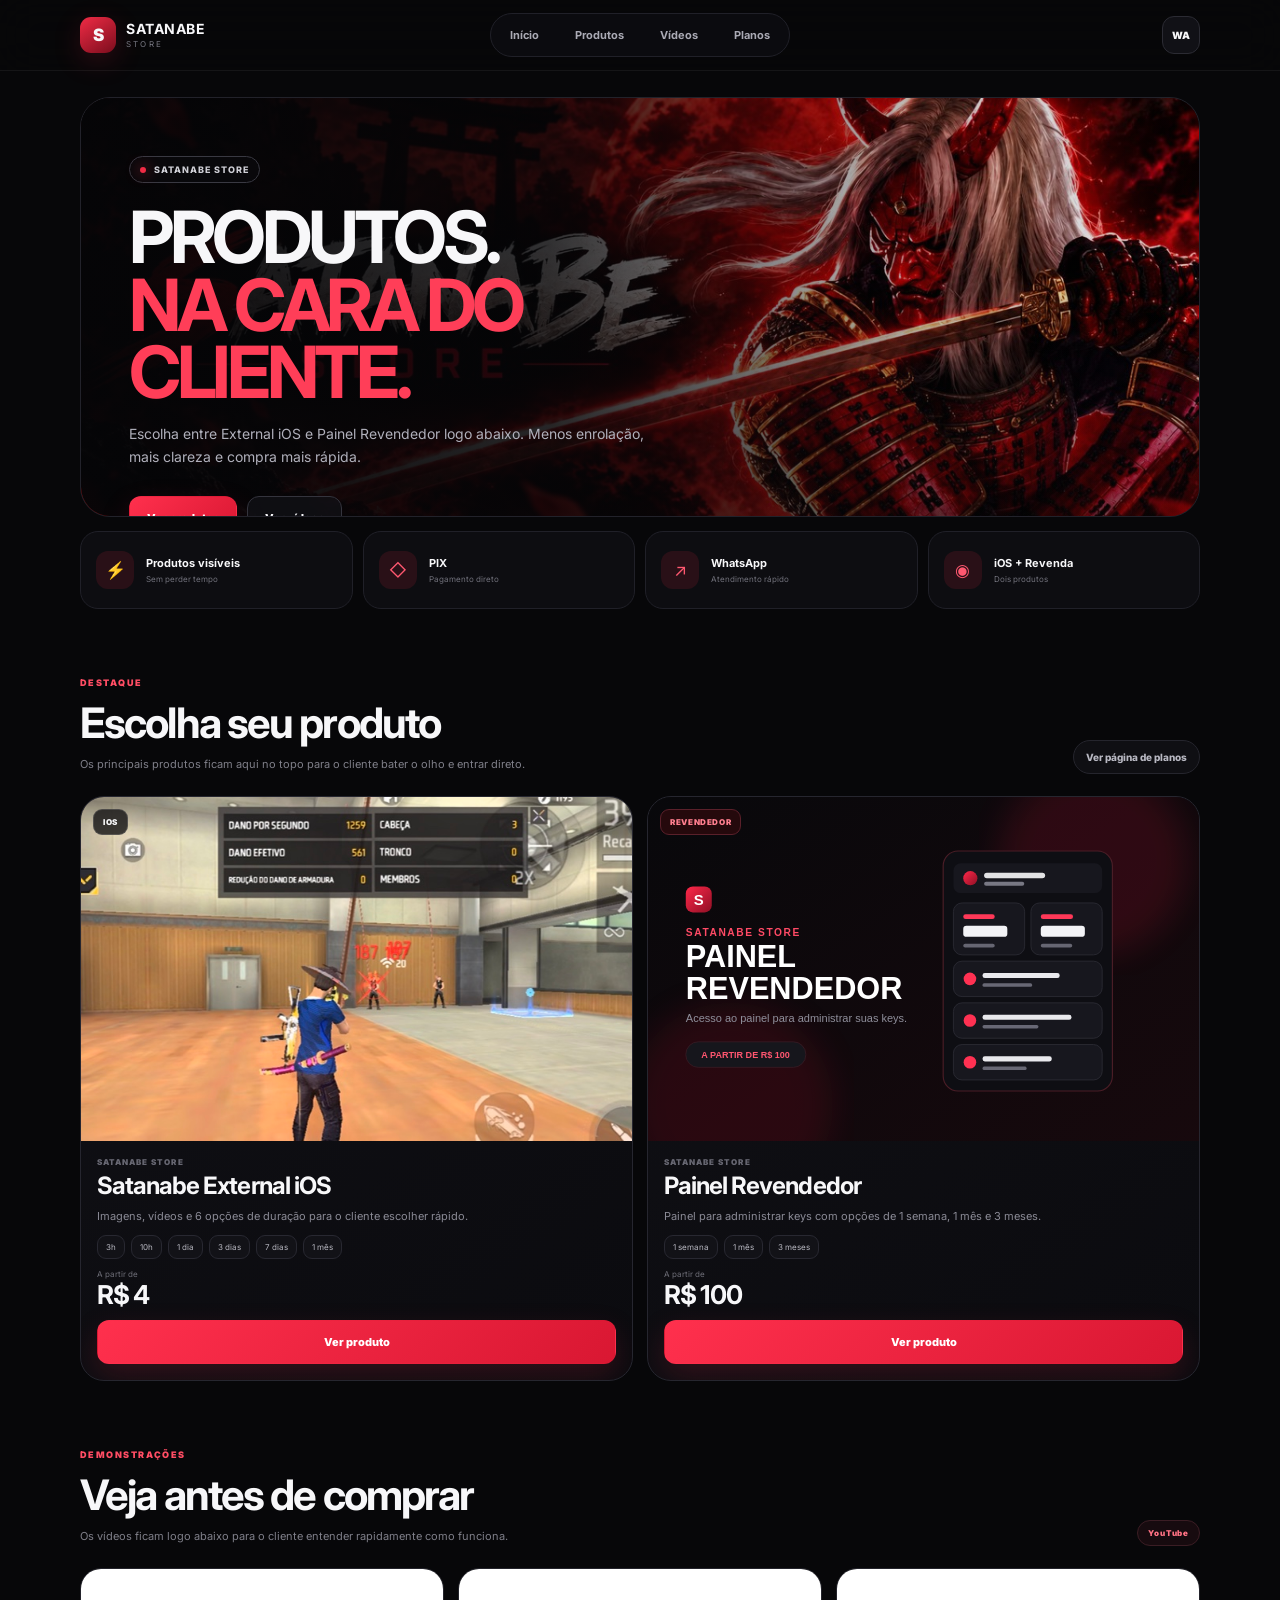
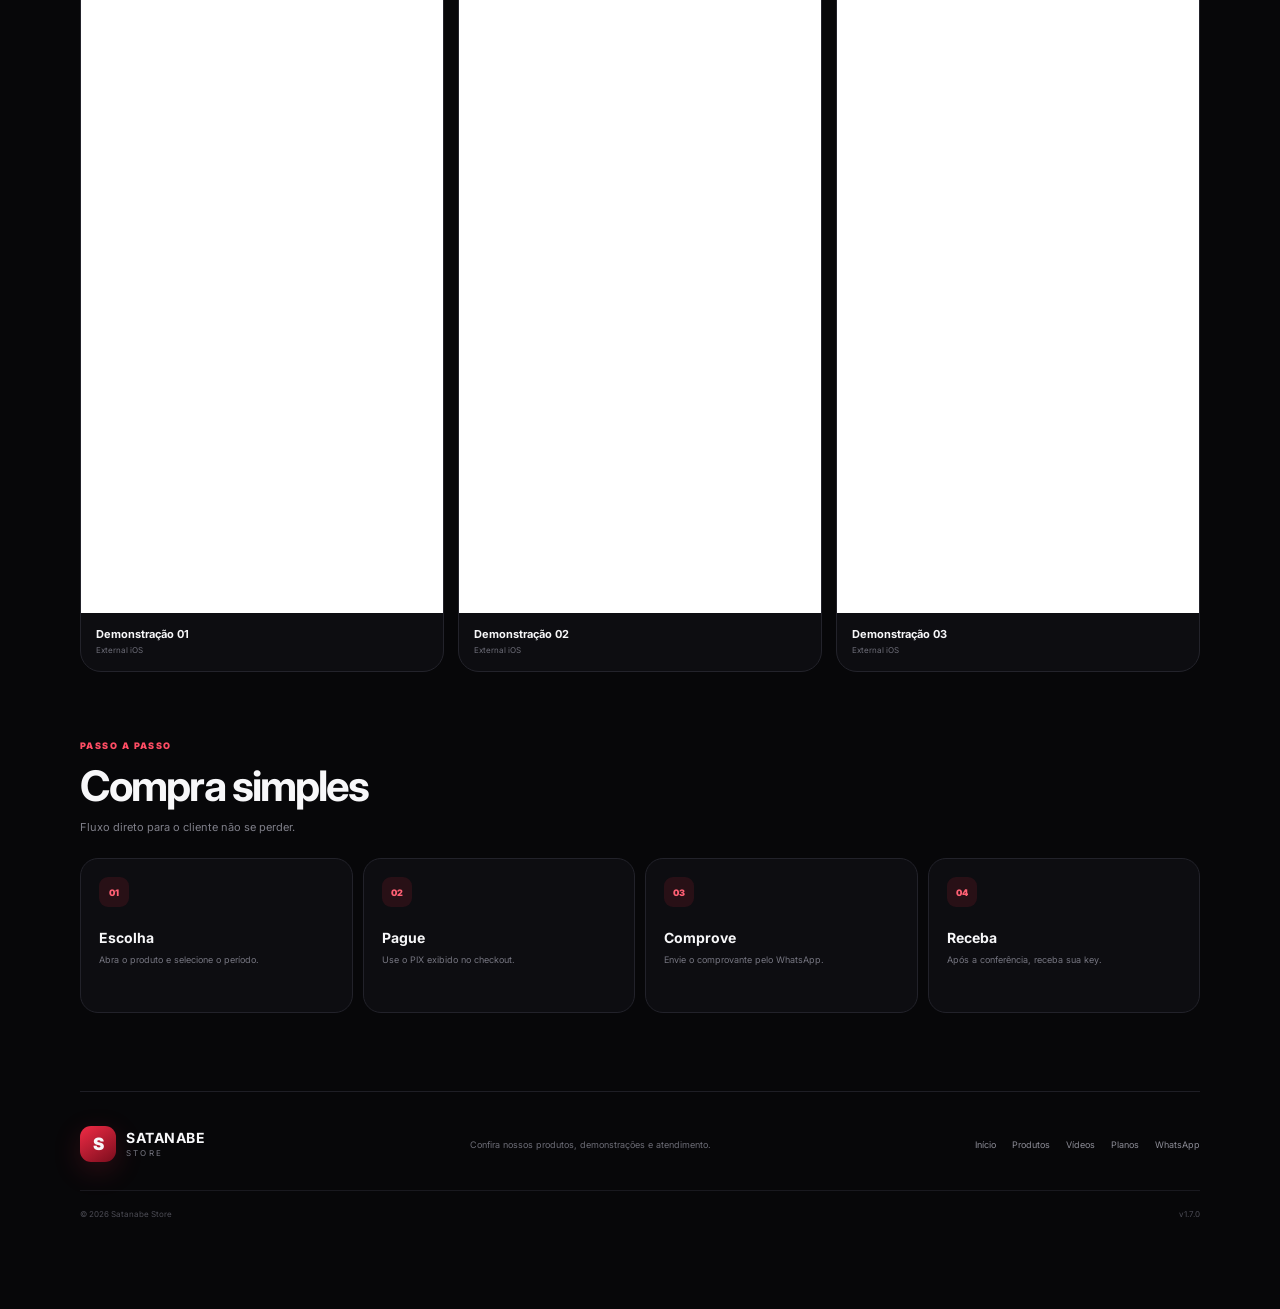
<file: index.html>
<!doctype html>
<html lang="pt-BR">
<head>
  <meta charset="utf-8">
  <meta name="viewport" content="width=device-width,initial-scale=1,viewport-fit=cover">
  <meta name="theme-color" content="#070709">
  <meta name="color-scheme" content="dark">
  <title>Satanabe Store</title>
  <meta name="description" content="Satanabe Store — produtos, demonstrações, planos e checkout via PIX.">
  <link rel="canonical" href="https://espancashots.github.io/satanabe-store/">
  <meta property="og:type" content="website">
  <meta property="og:locale" content="pt_BR">
  <meta property="og:site_name" content="Satanabe Store">
  <meta property="og:title" content="Satanabe Store">
  <meta property="og:description" content="Planos, demonstrações, pagamento via PIX e atendimento pelo WhatsApp.">
  <meta property="og:url" content="https://espancashots.github.io/satanabe-store/">
  <meta property="og:image" content="https://espancashots.github.io/satanabe-store/assets/satanabe-preview.jpg">
  <link rel="stylesheet" href="styles.css?v=170">
</head>
<body>
  <header class="store-header">
    <div class="header-inner">
      <a class="brand" href="#top" aria-label="Satanabe Store">
        <span class="brand-mark">S</span>
        <span class="brand-copy"><b>SATANABE</b><small>STORE</small></span>
      </a>
      <nav class="desktop-nav" aria-label="Navegação principal">
        <a href="#top">Início</a>
        <a href="#produto">Produtos</a>
        <a href="#como-funciona">Vídeos</a>
        <a href="planos.html">Planos</a>
      </nav>
      <a class="icon-action" href="https://wa.me/5521987269193" target="_blank" rel="noopener" aria-label="Abrir WhatsApp">WA</a>
    </div>
  </header>

  <main id="top">
    <section class="hero-banner">
      <img src="assets/satanabe-preview.jpg" alt="Satanabe Store" class="hero-banner-img">
      <div class="hero-banner-shade"></div>
      <div class="hero-banner-content">
        <span class="pill pill-live"><i></i> SATANABE STORE</span>
        <h1>PRODUTOS.<br><span>NA CARA DO CLIENTE.</span></h1>
        <p>Escolha entre External iOS e Painel Revendedor logo abaixo. Menos enrolação, mais clareza e compra mais rápida.</p>
        <div class="hero-actions">
          <a class="btn btn-primary" href="#produto">Ver produtos</a>
          <a class="btn btn-glass" href="#como-funciona">Ver vídeos</a>
        </div>
      </div>
    </section>

    <section class="quick-benefits" aria-label="Vantagens da loja">
      <article><span>⚡</span><div><b>Produtos visíveis</b><small>Sem perder tempo</small></div></article>
      <article><span>◇</span><div><b>PIX</b><small>Pagamento direto</small></div></article>
      <article><span>↗</span><div><b>WhatsApp</b><small>Atendimento rápido</small></div></article>
      <article><span>◉</span><div><b>iOS + Revenda</b><small>Dois produtos</small></div></article>
    </section>

    <section id="produto" class="section-block home-products">
      <div class="section-title-row">
        <div>
          <span class="section-kicker">DESTAQUE</span>
          <h2>Escolha seu produto</h2>
          <p>Os principais produtos ficam aqui no topo para o cliente bater o olho e entrar direto.</p>
        </div>
        <a class="section-link" href="planos.html">Ver página de planos</a>
      </div>

      <div class="home-products-grid">
        <article class="home-product-card">
          <a class="home-product-media" href="external-ios.html">
            <img src="assets/satanabe-external-gameplay-1.jpeg" alt="Satanabe External iOS" loading="lazy">
            <span class="home-product-badge">IOS</span>
          </a>
          <div class="home-product-body">
            <div class="home-product-head">
              <span class="muted-label">SATANABE STORE</span>
              <h3>Satanabe External iOS</h3>
            </div>
            <p>Imagens, vídeos e 6 opções de duração para o cliente escolher rápido.</p>
            <div class="home-product-tags"><span>3h</span><span>10h</span><span>1 dia</span><span>3 dias</span><span>7 dias</span><span>1 mês</span></div>
            <div class="home-product-bottom">
              <div class="home-product-price"><small>A partir de</small><strong>R$ 4</strong></div>
              <a class="btn btn-primary btn-full" href="external-ios.html">Ver produto</a>
            </div>
          </div>
        </article>

        <article class="home-product-card">
          <a class="home-product-media" href="painel-revendedor.html">
            <img src="assets/painel-revendedor-cover.svg" alt="Painel Revendedor" loading="lazy">
            <span class="home-product-badge home-product-badge-alt">REVENDEDOR</span>
          </a>
          <div class="home-product-body">
            <div class="home-product-head">
              <span class="muted-label">SATANABE STORE</span>
              <h3>Painel Revendedor</h3>
            </div>
            <p>Painel para administrar keys com opções de 1 semana, 1 mês e 3 meses.</p>
            <div class="home-product-tags"><span>1 semana</span><span>1 mês</span><span>3 meses</span></div>
            <div class="home-product-bottom">
              <div class="home-product-price"><small>A partir de</small><strong>R$ 100</strong></div>
              <a class="btn btn-primary btn-full" href="painel-revendedor.html">Ver produto</a>
            </div>
          </div>
        </article>
      </div>
    </section>

    <section id="como-funciona" class="section-block">
      <div class="section-title-row">
        <div>
          <span class="section-kicker">DEMONSTRAÇÕES</span>
          <h2>Veja antes de comprar</h2>
          <p>Os vídeos ficam logo abaixo para o cliente entender rapidamente como funciona.</p>
        </div>
        <span class="youtube-badge">YouTube</span>
      </div>

      <div class="video-strip" aria-label="Demonstrações em vídeo">
        <article class="short-card">
          <div class="short-frame"><iframe src="https://www.youtube-nocookie.com/embed/o0QebYpxfCA?rel=0&playsinline=1" title="Demonstração 1" loading="lazy" allow="accelerometer; autoplay; clipboard-write; encrypted-media; gyroscope; picture-in-picture; web-share" referrerpolicy="strict-origin-when-cross-origin" allowfullscreen></iframe></div>
          <div class="short-meta"><b>Demonstração 01</b><span>External iOS</span></div>
        </article>
        <article class="short-card">
          <div class="short-frame"><iframe src="https://www.youtube-nocookie.com/embed/PXmhWlTUtaA?rel=0&playsinline=1" title="Demonstração 2" loading="lazy" allow="accelerometer; autoplay; clipboard-write; encrypted-media; gyroscope; picture-in-picture; web-share" referrerpolicy="strict-origin-when-cross-origin" allowfullscreen></iframe></div>
          <div class="short-meta"><b>Demonstração 02</b><span>External iOS</span></div>
        </article>
        <article class="short-card">
          <div class="short-frame"><iframe src="https://www.youtube-nocookie.com/embed/f8fMdw7Pz6U?rel=0&playsinline=1" title="Demonstração 3" loading="lazy" allow="accelerometer; autoplay; clipboard-write; encrypted-media; gyroscope; picture-in-picture; web-share" referrerpolicy="strict-origin-when-cross-origin" allowfullscreen></iframe></div>
          <div class="short-meta"><b>Demonstração 03</b><span>External iOS</span></div>
        </article>
      </div>
    </section>

    <section class="purchase-flow section-block">
      <div class="section-title-row">
        <div>
          <span class="section-kicker">PASSO A PASSO</span>
          <h2>Compra simples</h2>
          <p>Fluxo direto para o cliente não se perder.</p>
        </div>
      </div>
      <div class="flow-grid">
        <article><span>01</span><b>Escolha</b><p>Abra o produto e selecione o período.</p></article>
        <article><span>02</span><b>Pague</b><p>Use o PIX exibido no checkout.</p></article>
        <article><span>03</span><b>Comprove</b><p>Envie o comprovante pelo WhatsApp.</p></article>
        <article><span>04</span><b>Receba</b><p>Após a conferência, receba sua key.</p></article>
      </div>
    </section>
  </main>

  <footer class="store-footer">
    <div class="footer-main">
      <a class="brand" href="#top"><span class="brand-mark">S</span><span class="brand-copy"><b>SATANABE</b><small>STORE</small></span></a>
      <p>Confira nossos produtos, demonstrações e atendimento.</p>
      <div class="footer-links"><a href="#top">Início</a><a href="#produto">Produtos</a><a href="#como-funciona">Vídeos</a><a href="planos.html">Planos</a><a href="https://wa.me/5521987269193" target="_blank" rel="noopener">WhatsApp</a></div>
    </div>
    <div class="footer-bottom"><span>© 2026 Satanabe Store</span><span>v1.7.0</span></div>
  </footer>

  <nav class="mobile-nav" aria-label="Navegação móvel">
    <a href="#top"><span>⌂</span><small>Início</small></a>
    <a href="planos.html"><span>▦</span><small>Planos</small></a>
    <a href="#como-funciona"><span>▶</span><small>Vídeos</small></a>
    <a href="#produto"><span>◈</span><small>Produtos</small></a>
  </nav>

  <div id="toast" class="toast" role="status" aria-live="polite"></div>
  <script src="app.js?v=170"></script>
</body>
</html>
</file>
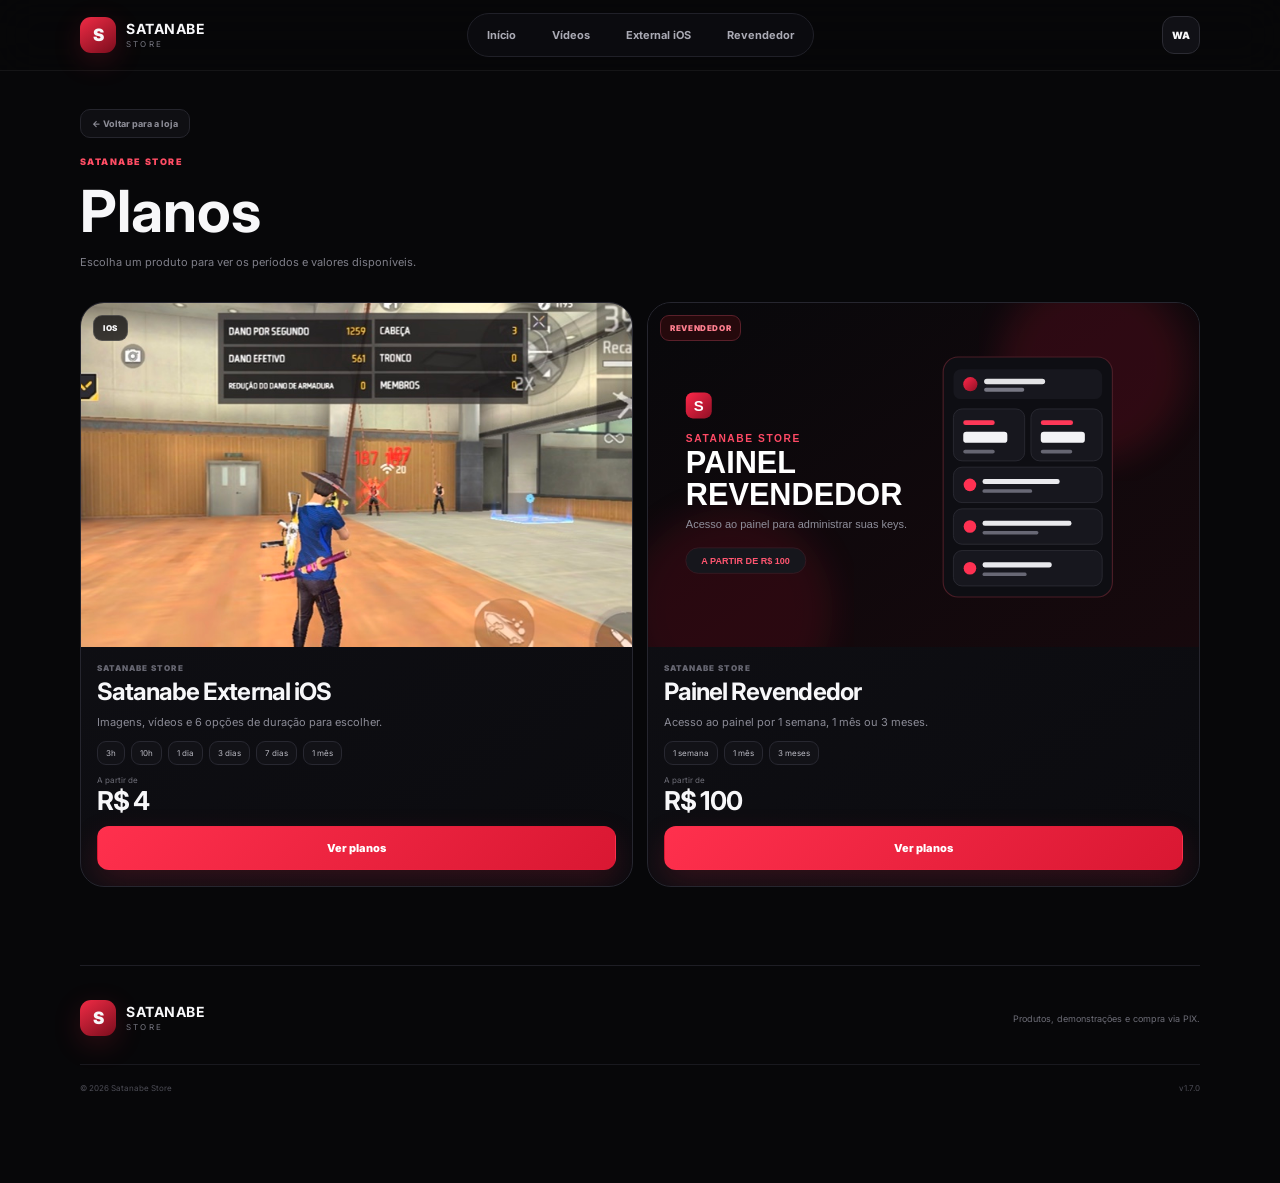
<file: planos/index.html>
<!doctype html><html lang="pt-BR"><head><meta charset="utf-8"><meta name="viewport" content="width=device-width,initial-scale=1,viewport-fit=cover"><meta name="theme-color" content="#070709"><style>html,body{margin:0;background:#070709;color:#fff;font-family:-apple-system,BlinkMacSystemFont,Segoe UI,sans-serif;min-height:100%}main{padding:32px}a{color:#ff304d}</style><meta http-equiv="refresh" content="0; url=../planos.html"><link rel="canonical" href="../planos.html"><title>Planos — Satanabe Store</title><script>location.replace('../planos.html')</script></head><body><main>Redirecionando para <a href="../planos.html">Planos</a>…</main></body></html>
</file>
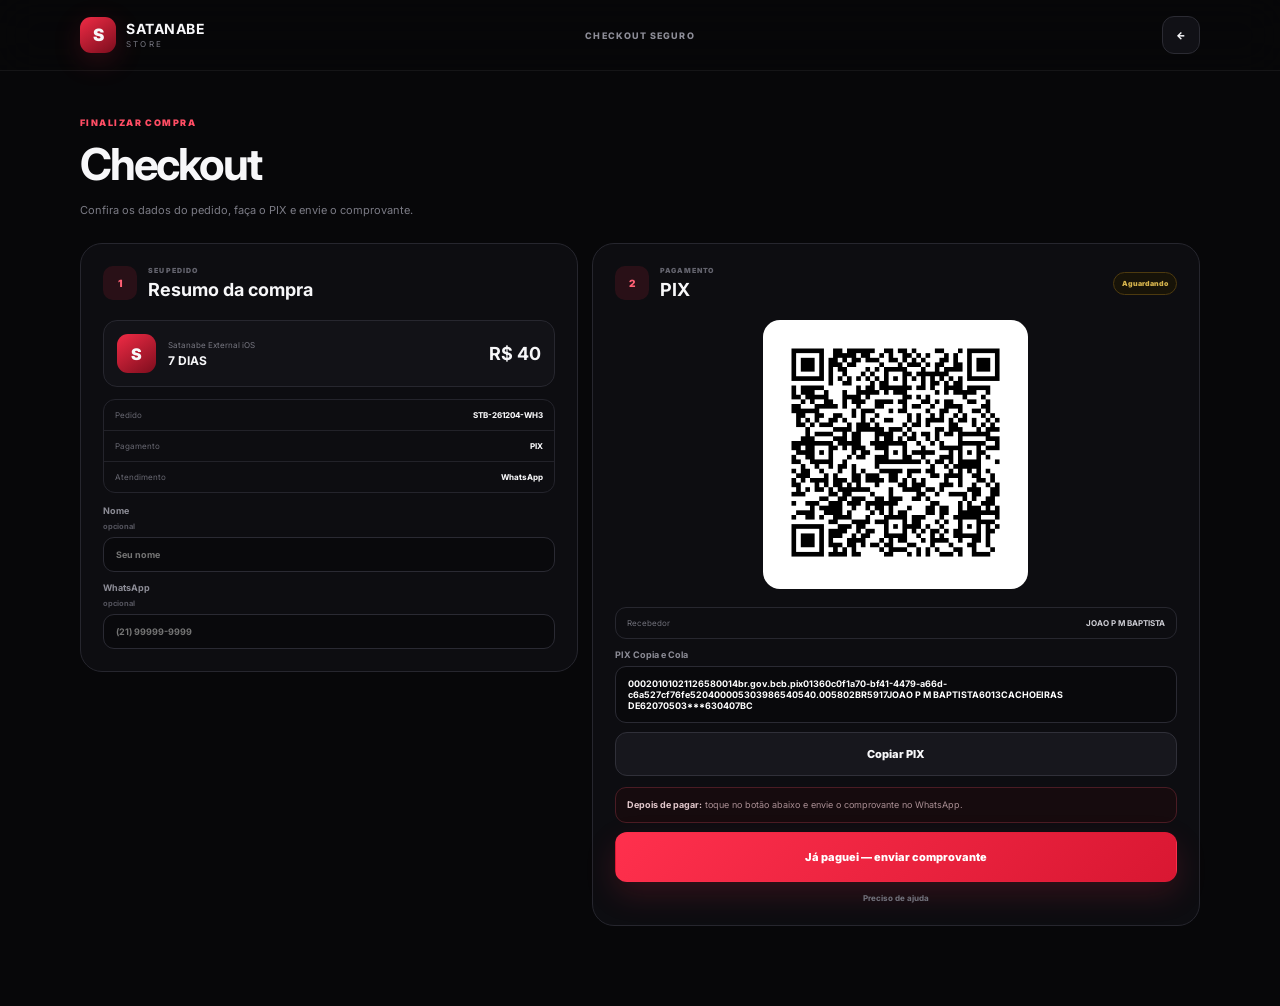
<file: pagamento.html>
<!doctype html>
<html lang="pt-BR">
<head>
  <meta charset="utf-8">
  <meta name="viewport" content="width=device-width,initial-scale=1,viewport-fit=cover">
  <meta name="theme-color" content="#070709">
  <meta name="color-scheme" content="dark">
  <title>Checkout — Satanabe Store</title>
  <meta name="description" content="Checkout Satanabe Store via PIX.">
  <link rel="stylesheet" href="styles.css?v=170">
</head>
<body class="checkout-page">
  <header class="store-header">
    <div class="header-inner">
      <a class="brand" href="index.html"><span class="brand-mark">S</span><span class="brand-copy"><b>SATANABE</b><small>STORE</small></span></a>
      <span class="secure-label">CHECKOUT SEGURO</span>
      <a class="icon-action" href="index.html#produto" aria-label="Voltar">←</a>
    </div>
  </header>

  <main class="checkout-main">
    <div class="checkout-heading">
      <span class="section-kicker">FINALIZAR COMPRA</span>
      <h1>Checkout</h1>
      <p>Confira os dados do pedido, faça o PIX e envie o comprovante.</p>
    </div>

    <div class="checkout-grid">
      <section class="order-card">
        <div class="checkout-card-title"><span class="checkout-step">1</span><div><small>SEU PEDIDO</small><h2>Resumo da compra</h2></div></div>
        <div class="selected-product-mini">
          <div class="selected-product-icon">S</div>
          <div><small id="checkoutProduct">Satanabe External iOS</small><b id="checkoutPlan">—</b></div>
          <strong id="checkoutPrice">—</strong>
        </div>
        <dl class="order-meta">
          <div><dt>Pedido</dt><dd id="orderId">—</dd></div>
          <div><dt>Pagamento</dt><dd>PIX</dd></div>
          <div><dt>Atendimento</dt><dd>WhatsApp</dd></div>
        </dl>
        <div class="checkout-fields">
          <label>Nome <small>opcional</small><input id="customerName" type="text" autocomplete="name" placeholder="Seu nome"></label>
          <label>WhatsApp <small>opcional</small><input id="customerPhone" type="tel" inputmode="tel" autocomplete="tel" placeholder="(21) 99999-9999"></label>
        </div>
      </section>

      <section class="payment-card" id="pixPanel">
        <div class="checkout-card-title"><span class="checkout-step">2</span><div><small>PAGAMENTO</small><h2>PIX</h2></div><span class="status-pill">Aguardando</span></div>
        <div class="qr-wrap"><img id="pixQr" src="" alt="QR Code PIX"></div>
        <div class="receiver"><span>Recebedor</span><strong>JOAO P M BAPTISTA</strong></div>
        <label class="pix-code-label">PIX Copia e Cola<textarea id="pixCode" rows="3" readonly></textarea></label>
        <button id="copyPix" class="btn btn-dark btn-full" type="button">Copiar PIX</button>
        <div class="checkout-warning"><b>Depois de pagar:</b> toque no botão abaixo e envie o comprovante no WhatsApp.</div>
        <button id="paidBtn" class="btn btn-primary btn-full btn-large" type="button">Já paguei — enviar comprovante</button>
        <a class="help-link" href="https://wa.me/5521987269193" target="_blank" rel="noopener">Preciso de ajuda</a>
      </section>
    </div>
  </main>

  <div id="toast" class="toast" role="status" aria-live="polite"></div>
  <script src="app.js?v=170"></script>
</body>
</html>
</file>
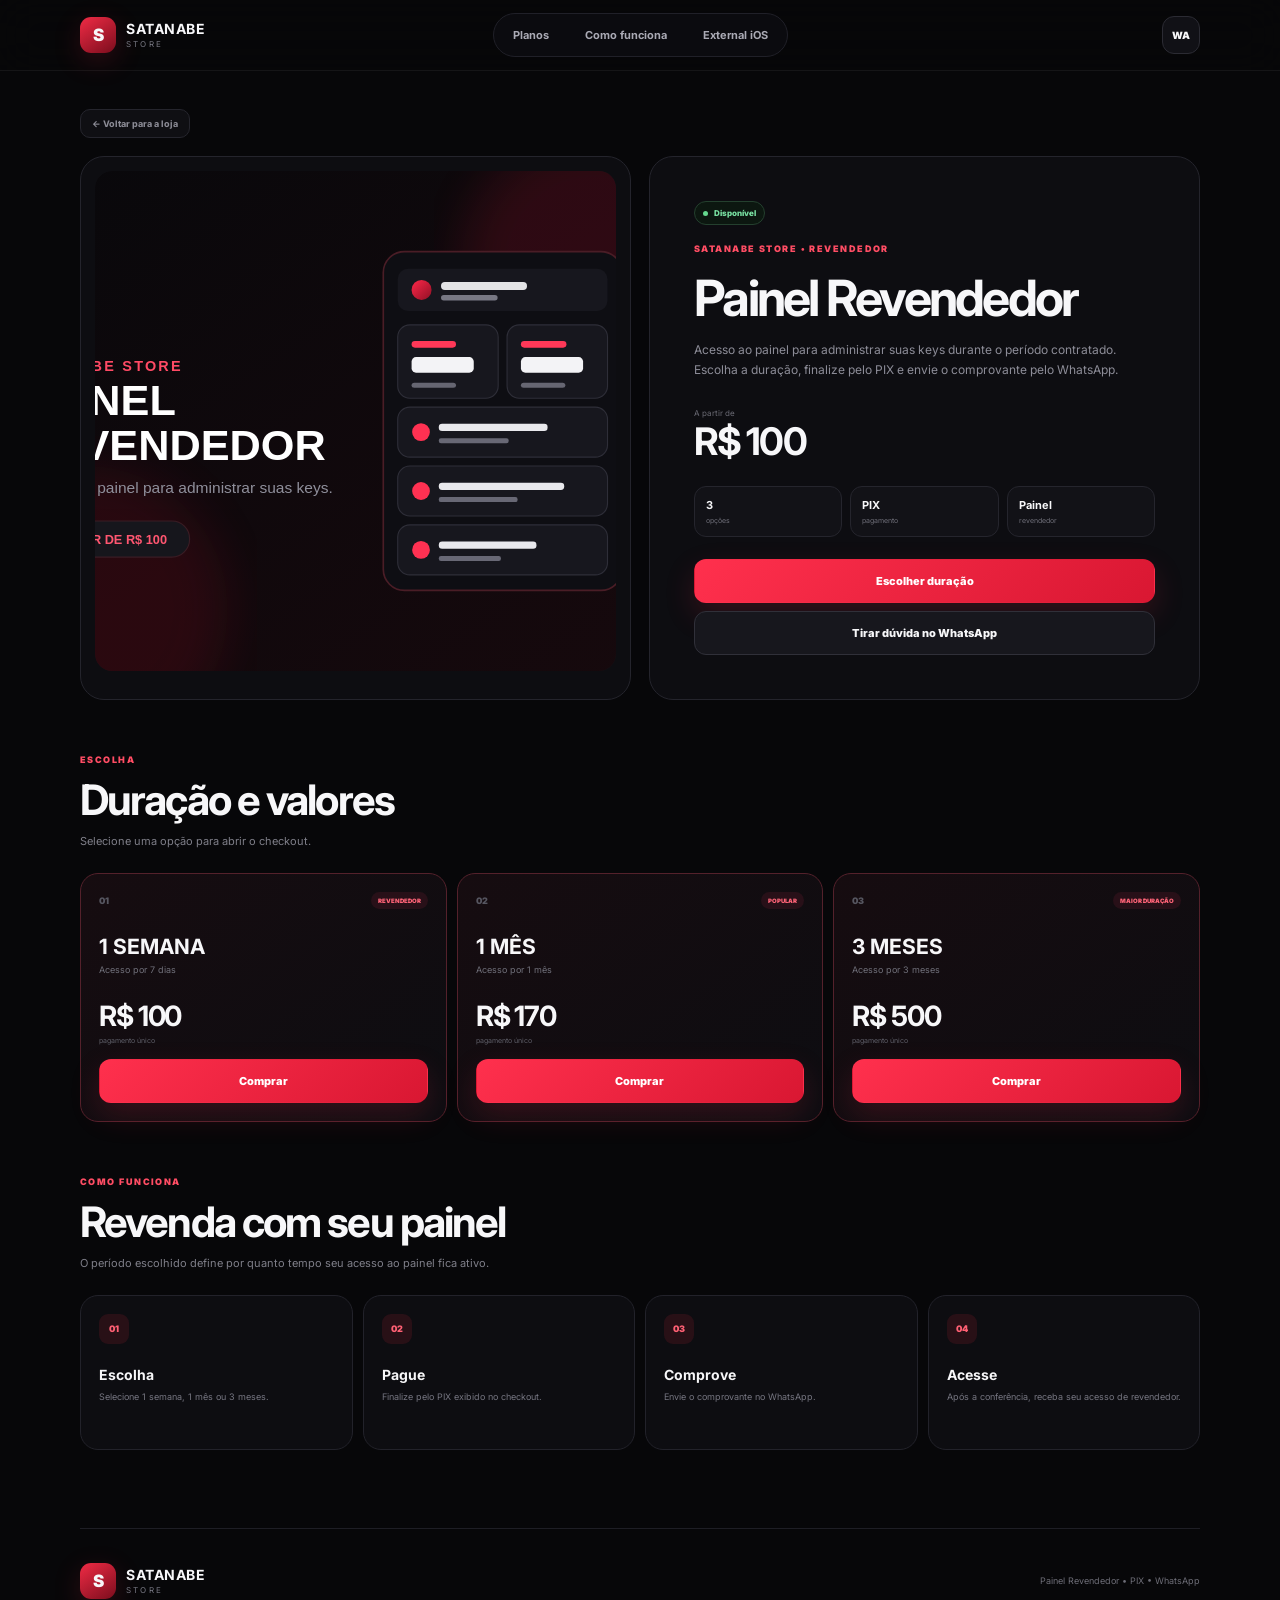
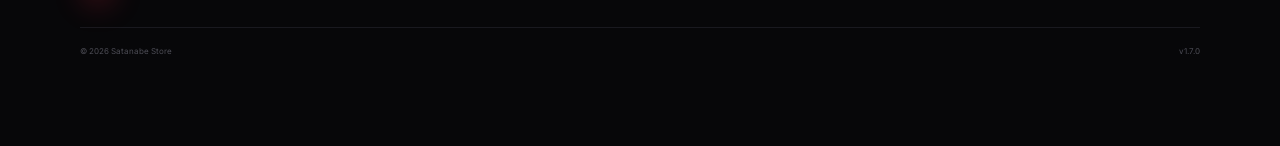
<file: painel-revendedor.html>
<!doctype html>
<html lang="pt-BR">
<head>
  <meta charset="utf-8">
  <meta name="viewport" content="width=device-width,initial-scale=1,viewport-fit=cover">
  <meta name="theme-color" content="#070709">
  <meta name="color-scheme" content="dark">
  <title>Painel Revendedor — Satanabe Store</title>
  <meta name="description" content="Painel Revendedor Satanabe — escolha 1 semana, 1 mês ou 3 meses e finalize via PIX.">
  <link rel="stylesheet" href="styles.css?v=170">
</head>
<body class="product-page" data-root="">
  <header class="store-header"><div class="header-inner">
    <a class="brand" href="./" aria-label="Satanabe Store"><span class="brand-mark">S</span><span class="brand-copy"><b>SATANABE</b><small>STORE</small></span></a>
    <nav class="desktop-nav"><a href="#opcoes">Planos</a><a href="#sobre">Como funciona</a><a href="external-ios.html">External iOS</a></nav>
    <a class="icon-action" href="https://wa.me/5521987269193" target="_blank" rel="noopener">WA</a>
  </div></header>

  <main>
    <section class="product-detail-shell">
      <a class="back-chip" href="index.html#produto">← Voltar para a loja</a>
      <div class="product-detail-grid">
        <div class="product-detail-media reseller-media"><div class="detail-main-image"><img src="assets/painel-revendedor-cover.svg" alt="Painel Revendedor Satanabe"></div></div>
        <div class="product-detail-copy">
          <span class="status-dot">Disponível</span>
          <span class="section-kicker">SATANABE STORE • REVENDEDOR</span>
          <h1>Painel Revendedor</h1>
          <p class="detail-description">Acesso ao painel para administrar suas keys durante o período contratado. Escolha a duração, finalize pelo PIX e envie o comprovante pelo WhatsApp.</p>
          <div class="detail-price"><small>A partir de</small><strong>R$ 100</strong></div>
          <div class="detail-facts"><span><b>3</b><small>opções</small></span><span><b>PIX</b><small>pagamento</small></span><span><b>Painel</b><small>revendedor</small></span></div>
          <a class="btn btn-primary btn-full" href="#opcoes">Escolher duração</a>
          <a class="btn btn-dark btn-full" href="https://wa.me/5521987269193?text=Ol%C3%A1%21%20Quero%20saber%20mais%20sobre%20o%20Painel%20Revendedor." target="_blank" rel="noopener">Tirar dúvida no WhatsApp</a>
        </div>
      </div>
    </section>

    <section id="opcoes" class="section-block compact-section">
      <div class="section-title-row"><div><span class="section-kicker">ESCOLHA</span><h2>Duração e valores</h2><p>Selecione uma opção para abrir o checkout.</p></div></div>
      <div id="resellerPlansGrid" class="plans-grid reseller-plans" aria-live="polite"></div>
    </section>

    <section id="sobre" class="section-block compact-section">
      <div class="section-title-row"><div><span class="section-kicker">COMO FUNCIONA</span><h2>Revenda com seu painel</h2><p>O período escolhido define por quanto tempo seu acesso ao painel fica ativo.</p></div></div>
      <div class="flow-grid reseller-flow">
        <article><span>01</span><b>Escolha</b><p>Selecione 1 semana, 1 mês ou 3 meses.</p></article>
        <article><span>02</span><b>Pague</b><p>Finalize pelo PIX exibido no checkout.</p></article>
        <article><span>03</span><b>Comprove</b><p>Envie o comprovante no WhatsApp.</p></article>
        <article><span>04</span><b>Acesse</b><p>Após a conferência, receba seu acesso de revendedor.</p></article>
      </div>
    </section>
  </main>

  <div class="product-sticky-buy"><div><small>A partir de</small><strong>R$ 100</strong></div><a class="btn btn-primary" href="#opcoes">Escolher plano</a></div>
  <footer class="store-footer"><div class="footer-main"><a class="brand" href="./"><span class="brand-mark">S</span><span class="brand-copy"><b>SATANABE</b><small>STORE</small></span></a><p>Painel Revendedor • PIX • WhatsApp</p></div><div class="footer-bottom"><span>© 2026 Satanabe Store</span><span>v1.7.0</span></div></footer>
  <div id="toast" class="toast" role="status" aria-live="polite"></div>
  <script src="app.js?v=170"></script>
</body>
</html>
</file>
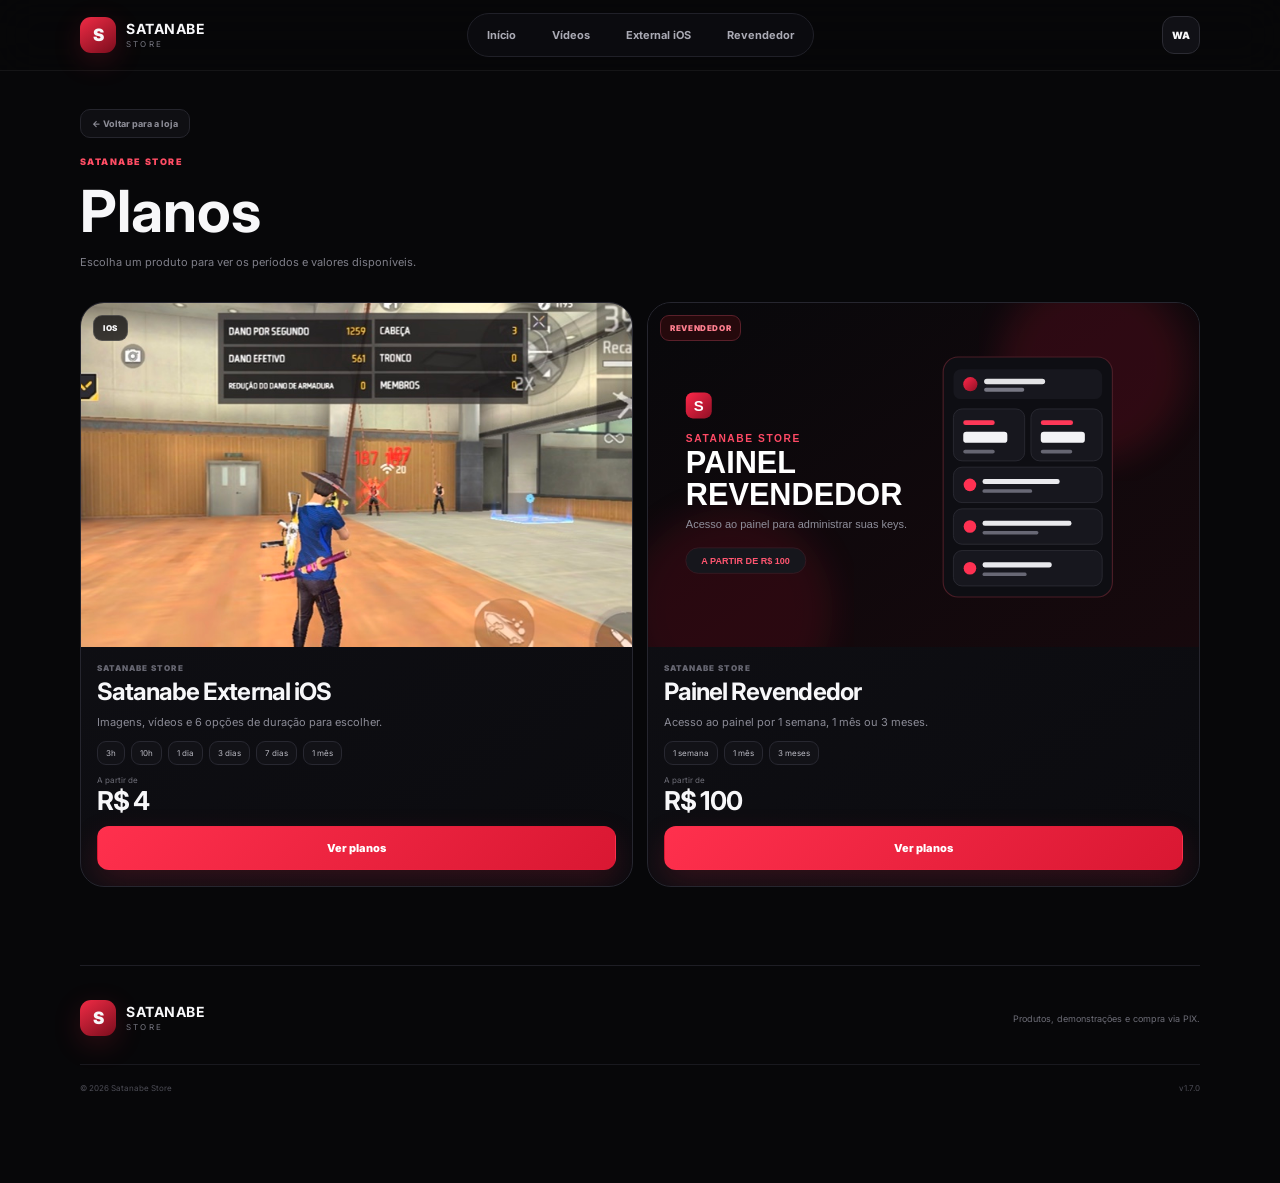
<file: planos.html>
<!doctype html>
<html lang="pt-BR">
<head>
  <meta charset="utf-8">
  <meta name="viewport" content="width=device-width,initial-scale=1,viewport-fit=cover">
  <meta name="theme-color" content="#070709">
  <meta name="color-scheme" content="dark">
  <title>Planos — Satanabe Store</title>
  <meta name="description" content="Planos disponíveis na Satanabe Store.">
  <link rel="stylesheet" href="styles.css?v=170">
</head>
<body class="product-page">
  <header class="store-header">
    <div class="header-inner">
      <a class="brand" href="index.html" aria-label="Satanabe Store">
        <span class="brand-mark">S</span>
        <span class="brand-copy"><b>SATANABE</b><small>STORE</small></span>
      </a>
      <nav class="desktop-nav" aria-label="Navegação principal">
        <a href="index.html">Início</a>
        <a href="index.html#como-funciona">Vídeos</a>
        <a href="external-ios.html">External iOS</a>
        <a href="painel-revendedor.html">Revendedor</a>
      </nav>
      <a class="icon-action" href="https://wa.me/5521987269193" target="_blank" rel="noopener">WA</a>
    </div>
  </header>

  <main>
    <section class="product-detail-shell">
      <a class="back-chip" href="index.html">← Voltar para a loja</a>
      <div class="section-title-row" style="margin-bottom:24px">
        <div>
          <span class="section-kicker">SATANABE STORE</span>
          <h1 style="margin:8px 0 8px;font-size:clamp(34px,7vw,58px)">Planos</h1>
          <p>Escolha um produto para ver os períodos e valores disponíveis.</p>
        </div>
      </div>

      <div class="home-products-grid home-products-grid-page">
      <article class="home-product-card">
        <a class="home-product-media" href="external-ios.html">
          <img src="assets/satanabe-external-gameplay-1.jpeg" alt="Satanabe External iOS">
          <span class="home-product-badge">IOS</span>
        </a>
        <div class="home-product-body">
          <div class="home-product-head"><span class="muted-label">SATANABE STORE</span><h3>Satanabe External iOS</h3></div>
          <p>Imagens, vídeos e 6 opções de duração para escolher.</p>
          <div class="home-product-tags"><span>3h</span><span>10h</span><span>1 dia</span><span>3 dias</span><span>7 dias</span><span>1 mês</span></div>
          <div class="home-product-bottom"><div class="home-product-price"><small>A partir de</small><strong>R$ 4</strong></div><a class="btn btn-primary btn-full" href="external-ios.html">Ver planos</a></div>
        </div>
      </article>
      <article class="home-product-card">
        <a class="home-product-media" href="painel-revendedor.html">
          <img src="assets/painel-revendedor-cover.svg" alt="Painel Revendedor Satanabe">
          <span class="home-product-badge home-product-badge-alt">REVENDEDOR</span>
        </a>
        <div class="home-product-body">
          <div class="home-product-head"><span class="muted-label">SATANABE STORE</span><h3>Painel Revendedor</h3></div>
          <p>Acesso ao painel por 1 semana, 1 mês ou 3 meses.</p>
          <div class="home-product-tags"><span>1 semana</span><span>1 mês</span><span>3 meses</span></div>
          <div class="home-product-bottom"><div class="home-product-price"><small>A partir de</small><strong>R$ 100</strong></div><a class="btn btn-primary btn-full" href="painel-revendedor.html">Ver planos</a></div>
        </div>
      </article>
      </div>
    </section>
  </main>

  <footer class="store-footer">
    <div class="footer-main">
      <a class="brand" href="index.html"><span class="brand-mark">S</span><span class="brand-copy"><b>SATANABE</b><small>STORE</small></span></a>
      <p>Produtos, demonstrações e compra via PIX.</p>
    </div>
    <div class="footer-bottom"><span>© 2026 Satanabe Store</span><span>v1.7.0</span></div>
  </footer>

  <nav class="mobile-nav" aria-label="Navegação móvel">
    <a href="index.html"><span>⌂</span><small>Início</small></a>
    <a href="index.html#como-funciona"><span>▶</span><small>Vídeos</small></a>
    <a href="planos.html"><span>◈</span><small>Produtos</small></a>
  </nav>
</body>
</html>
</file>
<file: styles.css>
@import url('https://fonts.googleapis.com/css2?family=Inter:wght@400;500;600;700;800;900&display=swap');

:root{
  --bg:#070709;--panel:#0d0d11;--panel-2:#121218;--panel-3:#17171d;
  --text:#f7f7f9;--muted:#9898a3;--muted-2:#676772;--line:#26262f;
  --red:#f02b45;--red-2:#b5152c;--red-soft:rgba(240,43,69,.12);
  --green:#62d58a;--radius:22px;--content:1120px;
}
*{box-sizing:border-box}html{scroll-behavior:smooth}body{margin:0;background:var(--bg);color:var(--text);font-family:Inter,-apple-system,BlinkMacSystemFont,"Segoe UI",sans-serif;-webkit-font-smoothing:antialiased}a{color:inherit;text-decoration:none}button,input,textarea{font:inherit}button{color:inherit}img{max-width:100%}body.modal-open{overflow:hidden}

.store-header{position:sticky;top:0;z-index:70;background:rgba(7,7,9,.86);backdrop-filter:blur(20px);border-bottom:1px solid rgba(255,255,255,.06)}
.header-inner{width:min(calc(100% - 34px),var(--content));height:70px;margin:auto;display:grid;grid-template-columns:1fr auto 1fr;align-items:center;gap:20px}
.brand{display:inline-flex;align-items:center;gap:10px;width:max-content}.brand-mark{width:36px;height:36px;border-radius:11px;display:grid;place-items:center;font-weight:950;font-size:17px;background:linear-gradient(145deg,var(--red),#7b0d1d);box-shadow:0 8px 28px rgba(240,43,69,.18)}.brand-copy{display:grid;line-height:1}.brand-copy b{font-size:14px;letter-spacing:.04em}.brand-copy small{font-size:8px;letter-spacing:.28em;color:#777782;margin-top:4px}
.desktop-nav{display:flex;gap:8px;padding:5px;border:1px solid #202028;background:#0b0b0f;border-radius:999px}.desktop-nav a{padding:9px 14px;border-radius:999px;color:#aaaab4;font-size:11px;font-weight:700;transition:.2s}.desktop-nav a:hover{background:#17171d;color:white}.icon-action{justify-self:end;width:38px;height:38px;border:1px solid #2b2b33;border-radius:12px;display:grid;place-items:center;background:#111116;font-size:10px;font-weight:900}.secure-label{font-size:9px;color:#8d8d97;font-weight:800;letter-spacing:.12em}

main{width:min(calc(100% - 34px),var(--content));margin:auto}.hero-banner{position:relative;height:500px;margin-top:26px;border:1px solid #22222a;border-radius:30px;overflow:hidden;background:#111}.hero-banner-img{position:absolute;inset:0;width:100%;height:100%;object-fit:cover}.hero-banner-shade{position:absolute;inset:0;background:linear-gradient(90deg,rgba(5,5,7,.98) 0%,rgba(5,5,7,.82) 42%,rgba(5,5,7,.22) 76%,rgba(5,5,7,.08) 100%),linear-gradient(0deg,rgba(5,5,7,.42),transparent 55%)}.hero-banner-content{position:relative;z-index:2;max-width:630px;padding:72px 58px}.pill{display:inline-flex;align-items:center;gap:8px;border:1px solid #393942;border-radius:999px;padding:7px 10px;font-size:9px;font-weight:800;letter-spacing:.11em;color:#ceced5;background:rgba(12,12,15,.66);backdrop-filter:blur(8px)}.pill i{width:6px;height:6px;border-radius:50%;background:var(--red);box-shadow:0 0 14px var(--red)}.hero-banner h1{font-size:clamp(44px,6vw,72px);line-height:.94;letter-spacing:-.06em;margin:20px 0 16px;text-transform:uppercase}.hero-banner h1 span{color:#ff3e58}.hero-banner p{max-width:520px;color:#b0b0bb;font-size:14px;line-height:1.65;margin:0}.hero-actions{display:flex;gap:10px;margin-top:28px}.btn{min-height:44px;padding:10px 17px;border-radius:12px;border:1px solid transparent;display:inline-flex;align-items:center;justify-content:center;font-size:11px;font-weight:850;cursor:pointer;transition:.2s}.btn-primary{background:linear-gradient(135deg,#ff304d,#d91732);color:white;box-shadow:0 12px 30px rgba(240,43,69,.17)}.btn-primary:hover{transform:translateY(-1px);filter:brightness(1.05)}.btn-glass{background:rgba(18,18,24,.72);border-color:#34343d;backdrop-filter:blur(12px)}.btn-dark{background:#17171d;border-color:#303039}.btn-full{width:100%}.btn-large{min-height:50px}

.quick-benefits{display:grid;grid-template-columns:repeat(4,1fr);gap:10px;margin:14px 0 0}.quick-benefits article{min-height:78px;border:1px solid #202028;border-radius:18px;background:#0d0d11;display:flex;align-items:center;gap:12px;padding:15px}.quick-benefits article>span{width:38px;height:38px;border-radius:12px;background:var(--red-soft);color:#ff5870;display:grid;place-items:center;font-size:17px}.quick-benefits b{display:block;font-size:11px}.quick-benefits small{display:block;font-size:8px;color:#72727c;margin-top:4px}

.section-block{padding:68px 0 0}.compact-section{padding-top:54px}.section-title-row{display:flex;align-items:flex-end;justify-content:space-between;gap:20px;margin-bottom:22px}.section-kicker{display:block;color:#ff4d64;font-size:9px;font-weight:900;letter-spacing:.16em;margin-bottom:9px}.section-title-row h2{font-size:clamp(28px,4vw,42px);letter-spacing:-.045em;margin:0}.section-title-row p{color:#7f7f89;font-size:11px;line-height:1.6;margin:8px 0 0}.youtube-badge{border:1px solid #3b1d24;background:#170b0f;color:#ff7284;padding:7px 10px;border-radius:999px;font-size:8px;font-weight:900;letter-spacing:.1em}

.category-card{position:relative;display:block;height:330px;overflow:hidden;border:1px solid #272730;border-radius:24px;background:#111}.category-image{position:absolute;inset:0}.category-image img{width:100%;height:100%;object-fit:cover;object-position:50% 28%;filter:saturate(.85)}.category-overlay{position:absolute;inset:0;background:linear-gradient(90deg,rgba(7,7,9,.98),rgba(7,7,9,.64) 47%,rgba(7,7,9,.14)),linear-gradient(0deg,rgba(7,7,9,.35),transparent)}.category-content{position:relative;z-index:2;max-width:520px;padding:54px 48px}.category-badge{display:inline-flex;padding:6px 9px;border:1px solid #49222a;border-radius:999px;color:#ff687a;background:#190d10;font-size:8px;font-weight:900;letter-spacing:.12em}.category-content h3{font-size:46px;letter-spacing:-.05em;margin:20px 0 10px}.category-content p{max-width:410px;color:#9898a3;font-size:12px;line-height:1.6}.category-link{display:inline-flex;gap:7px;margin-top:20px;font-size:11px;font-weight:850}.category-link b{color:#ff4960}

.video-strip{display:grid;grid-template-columns:repeat(3,minmax(0,1fr));gap:14px}.short-card{border:1px solid #23232b;border-radius:21px;overflow:hidden;background:#0d0d11}.short-frame{aspect-ratio:9/16;background:#050506}.short-frame iframe{width:100%;height:100%;border:0;display:block}.short-meta{padding:14px 15px 16px}.short-meta b{display:block;font-size:11px}.short-meta span{display:block;color:#6d6d78;font-size:8px;margin-top:4px}

.store-product-card{display:grid;grid-template-columns:390px 1fr;border:1px solid #26262e;border-radius:24px;overflow:hidden;background:linear-gradient(145deg,#101015,#0b0b0f)}.store-product-image{position:relative;min-height:410px;background:#15151a;overflow:hidden}.store-product-image img{width:100%;height:100%;object-fit:cover;object-position:center 30%;transition:.3s}.store-product-card:hover .store-product-image img{transform:scale(1.025)}.floating-badge{position:absolute;left:16px;top:16px;padding:7px 9px;border:1px solid rgba(255,255,255,.14);border-radius:9px;background:rgba(5,5,7,.72);backdrop-filter:blur(10px);font-size:8px;font-weight:900}.store-product-body{padding:42px;display:flex;flex-direction:column;justify-content:center}.product-headline{display:flex;justify-content:space-between;gap:20px;align-items:flex-start}.muted-label{display:block;color:#676772;font-size:8px;font-weight:900;letter-spacing:.13em}.store-product-body h3{font-size:34px;letter-spacing:-.045em;margin:8px 0}.status-dot{display:inline-flex;align-items:center;gap:6px;border:1px solid #24402e;background:#0c1710;color:#77dfa0;padding:6px 8px;border-radius:999px;font-size:8px;font-weight:850;white-space:nowrap}.status-dot:before{content:"";width:5px;height:5px;border-radius:50%;background:#65d88e}.store-product-body>p{color:#8a8a95;font-size:12px;line-height:1.65}.duration-chips{display:flex;flex-wrap:wrap;gap:7px;margin:20px 0 30px}.duration-chips span{border:1px solid #282831;border-radius:9px;background:#121217;padding:7px 9px;font-size:9px;color:#b9b9c2}.product-buy-row{margin-top:auto;padding-top:22px;border-top:1px solid #222229;display:flex;align-items:center;justify-content:space-between;gap:18px}.product-buy-row div{display:grid}.product-buy-row small{color:#70707a;font-size:8px}.product-buy-row strong{font-size:28px;letter-spacing:-.04em;margin-top:2px}

.flow-grid{display:grid;grid-template-columns:repeat(4,1fr);gap:10px}.flow-grid article{min-height:155px;border:1px solid #22222a;border-radius:18px;background:#0d0d11;padding:18px}.flow-grid article>span{display:grid;place-items:center;width:30px;height:30px;border-radius:9px;background:var(--red-soft);color:#ff6074;font-size:9px;font-weight:900}.flow-grid b{display:block;font-size:14px;margin-top:22px}.flow-grid p{color:#767681;font-size:9px;line-height:1.55;margin:7px 0 0}

.store-footer{width:min(calc(100% - 34px),var(--content));margin:78px auto 0;border-top:1px solid #1e1e25;padding:34px 0 90px}.footer-main{display:flex;align-items:center;justify-content:space-between;gap:25px}.footer-main p{color:#6d6d77;font-size:9px}.footer-links{display:flex;gap:16px}.footer-links a{font-size:9px;color:#8c8c96}.footer-bottom{display:flex;justify-content:space-between;margin-top:28px;padding-top:18px;border-top:1px solid #19191f;color:#4d4d56;font-size:8px}.mobile-nav{display:none}

/* Product */
.product-detail-shell{padding:38px 0 0}.back-chip{display:inline-flex;border:1px solid #25252d;background:#0f0f13;padding:8px 11px;border-radius:10px;color:#8c8c96;font-size:9px;font-weight:750;margin-bottom:18px}.product-detail-grid{display:grid;grid-template-columns:1fr 1fr;gap:18px;align-items:stretch}.product-detail-media,.product-detail-copy{border:1px solid #24242c;border-radius:24px;background:#0d0d11}.product-detail-media{padding:14px}.detail-main-image{height:500px;border-radius:17px;overflow:hidden;background:#141419}.detail-main-image img{width:100%;height:100%;object-fit:cover;object-position:center 25%}.detail-thumbs{display:grid;grid-template-columns:repeat(4,1fr);gap:8px;margin-top:10px}.detail-thumbs button{border:1px solid #2b2b33;border-radius:10px;padding:0;overflow:hidden;background:#111;aspect-ratio:1.35;cursor:pointer}.detail-thumbs img{width:100%;height:100%;object-fit:cover}.product-detail-copy{padding:44px;display:flex;flex-direction:column;justify-content:center}.product-detail-copy>.status-dot{width:max-content;margin-bottom:18px}.product-detail-copy h1{font-size:50px;line-height:1;letter-spacing:-.055em;margin:10px 0 17px}.detail-description{color:#8d8d98;font-size:12px;line-height:1.68;margin:0}.detail-price{display:grid;margin:28px 0 22px}.detail-price small{color:#6b6b75;font-size:8px}.detail-price strong{font-size:38px;letter-spacing:-.05em}.detail-facts{display:grid;grid-template-columns:repeat(3,1fr);gap:8px;margin-bottom:22px}.detail-facts span{border:1px solid #25252d;background:#121217;border-radius:12px;padding:11px}.detail-facts b{display:block;font-size:11px}.detail-facts small{display:block;color:#6e6e78;font-size:7px;margin-top:4px}.product-detail-copy .btn+.btn{margin-top:8px}

.plans-grid{display:grid;grid-template-columns:repeat(3,1fr);gap:10px}.plan-card{border:1px solid #25252d;border-radius:18px;background:#0d0d11;padding:18px;display:flex;min-height:245px;flex-direction:column}.plan-card.featured{border-color:#54212b;background:linear-gradient(145deg,#160c10,#0d0d11)}.plan-card-top{display:flex;justify-content:space-between;align-items:center}.plan-number{color:#565660;font-size:9px;font-weight:900}.plan-tag{padding:5px 7px;border-radius:999px;background:#281018;color:#ff6478;font-size:6px;font-weight:900}.plan-card h3{font-size:21px;margin:25px 0 5px}.plan-card>p{font-size:9px;color:#70707a;margin:0}.plan-price{display:grid;margin:24px 0 14px}.plan-price strong{font-size:28px;letter-spacing:-.04em}.plan-price small{color:#5f5f69;font-size:7px;margin-top:3px}.plan-card .btn{margin-top:auto}.plan-trial{border:0;background:transparent;color:#7c7c86;font-size:8px;font-weight:750;margin-top:8px;cursor:pointer}.showcase-grid{display:grid;grid-template-columns:repeat(2,1fr);gap:10px}.showcase-card{padding:0;border:1px solid #25252d;border-radius:17px;background:#111;overflow:hidden;cursor:pointer;aspect-ratio:1.55}.showcase-card img{width:100%;height:100%;object-fit:cover;display:block;transition:.2s}.showcase-card:hover img{transform:scale(1.02)}.product-sticky-buy{display:none}

.gallery-modal{position:fixed;inset:0;z-index:100;background:rgba(0,0,0,.9);backdrop-filter:blur(10px);display:none;place-items:center;padding:24px}.gallery-modal.open{display:grid}.gallery-modal img{max-width:min(100%,1100px);max-height:85vh;border-radius:16px}.gallery-close{position:fixed;top:18px;right:18px;width:42px;height:42px;border:1px solid #3b3b43;border-radius:50%;background:#15151a;font-size:24px;cursor:pointer}

/* Checkout */
.checkout-main{padding:46px 0 80px}.checkout-heading{max-width:620px;margin-bottom:24px}.checkout-heading h1{font-size:44px;letter-spacing:-.05em;margin:7px 0}.checkout-heading p{color:#7b7b85;font-size:11px;line-height:1.55}.checkout-grid{display:grid;grid-template-columns:.9fr 1.1fr;gap:14px;align-items:start}.order-card,.payment-card{border:1px solid #26262e;border-radius:22px;background:#0d0d11;padding:22px}.checkout-card-title{display:flex;align-items:center;gap:11px;margin-bottom:20px}.checkout-card-title>div{flex:1}.checkout-card-title small{display:block;color:#63636d;font-size:7px;font-weight:900;letter-spacing:.12em}.checkout-card-title h2{font-size:18px;margin:4px 0 0}.checkout-step{width:34px;height:34px;border-radius:10px;background:var(--red-soft);color:#ff6074;display:grid;place-items:center;font-size:10px;font-weight:900}.selected-product-mini{display:grid;grid-template-columns:auto 1fr auto;align-items:center;gap:12px;border:1px solid #27272f;background:#121217;border-radius:14px;padding:13px}.selected-product-icon{width:39px;height:39px;border-radius:11px;background:linear-gradient(145deg,var(--red),#7d0d1d);display:grid;place-items:center;font-weight:900}.selected-product-mini small{display:block;color:#777781;font-size:8px}.selected-product-mini b{display:block;font-size:12px;margin-top:3px}.selected-product-mini>strong{font-size:18px}.order-meta{margin:12px 0 0;display:grid;border:1px solid #24242c;border-radius:12px;overflow:hidden}.order-meta>div{display:flex;justify-content:space-between;padding:10px 11px;border-bottom:1px solid #222229}.order-meta>div:last-child{border-bottom:0}.order-meta dt,.order-meta dd{font-size:8px}.order-meta dt{color:#686872}.order-meta dd{margin:0;font-weight:750}.checkout-fields{display:grid;gap:10px;margin-top:12px}.checkout-fields label,.pix-code-label{display:grid;gap:6px;color:#8d8d97;font-size:9px;font-weight:700}.checkout-fields small{color:#55555f}.checkout-fields input,.pix-code-label textarea{width:100%;border:1px solid #2a2a33;border-radius:11px;background:#09090c;color:white;padding:11px 12px;outline:none}.checkout-fields input:focus,.pix-code-label textarea:focus{border-color:#63303a}.pix-code-label textarea{resize:none}.status-pill{padding:6px 8px;border-radius:999px;border:1px solid #4d3a0f;background:#171308;color:#d6b44d;font-size:7px;font-weight:900}.qr-wrap{width:min(265px,78%);aspect-ratio:1;margin:14px auto 18px;padding:10px;background:white;border-radius:17px}.qr-wrap img{width:100%;height:100%;object-fit:contain}.receiver{display:flex;justify-content:space-between;gap:10px;padding:10px 11px;border:1px solid #27272f;border-radius:11px;margin-bottom:10px;color:#70707a;font-size:8px}.receiver strong{color:#ceced5}.payment-card .btn{margin-top:9px}.checkout-warning{margin-top:11px;border:1px solid #4a1c24;background:#160b0e;border-radius:11px;padding:10px 11px;color:#a98e93;font-size:9px;line-height:1.5}.checkout-warning b{color:#e3c9cd}.help-link{display:block;text-align:center;color:#70707a;font-size:8px;font-weight:750;margin-top:11px}

.toast{position:fixed;left:50%;bottom:25px;z-index:120;transform:translate(-50%,15px);opacity:0;pointer-events:none;padding:10px 13px;border:1px solid #383841;border-radius:10px;background:#15151a;font-size:10px;font-weight:800;transition:.18s}.toast.show{opacity:1;transform:translate(-50%,0)}

@media(max-width:850px){
  body{padding-bottom:74px}.header-inner{height:64px;grid-template-columns:1fr auto}.desktop-nav,.secure-label{display:none}.hero-banner{height:570px;margin-top:12px;border-radius:23px}.hero-banner-img{object-position:67% center}.hero-banner-shade{background:linear-gradient(0deg,rgba(5,5,7,.98) 0%,rgba(5,5,7,.88) 51%,rgba(5,5,7,.22) 86%,rgba(5,5,7,.05))}.hero-banner-content{position:absolute;left:0;right:0;bottom:0;padding:28px 22px}.hero-banner h1{font-size:43px}.hero-banner p{font-size:12px;max-width:94%}.hero-actions{display:grid;grid-template-columns:1fr 1fr}.quick-benefits{grid-template-columns:1fr 1fr}.section-block{padding-top:52px}.section-title-row{align-items:flex-start}.section-title-row h2{font-size:31px}.category-card{height:360px}.category-image img{object-position:55% 25%}.category-overlay{background:linear-gradient(0deg,rgba(7,7,9,.98),rgba(7,7,9,.73) 54%,rgba(7,7,9,.2))}.category-content{position:absolute;left:0;right:0;bottom:0;padding:24px 22px}.category-content h3{font-size:35px}.video-strip{display:flex;overflow-x:auto;scroll-snap-type:x mandatory;gap:10px;padding-bottom:6px;scrollbar-width:none}.video-strip::-webkit-scrollbar{display:none}.short-card{min-width:76%;scroll-snap-align:start}.store-product-card{grid-template-columns:1fr}.store-product-image{min-height:320px}.store-product-body{padding:22px}.product-headline{display:block}.product-headline .status-dot{margin-top:8px}.store-product-body h3{font-size:29px}.flow-grid{grid-template-columns:1fr 1fr}.footer-main{display:grid;justify-items:start}.footer-links{flex-wrap:wrap}.store-footer{padding-bottom:32px}.mobile-nav{position:fixed;z-index:80;left:10px;right:10px;bottom:calc(8px + env(safe-area-inset-bottom));display:grid;grid-template-columns:repeat(4,1fr);border:1px solid #2e2e36;background:rgba(15,15,19,.94);backdrop-filter:blur(18px);border-radius:18px;padding:7px;box-shadow:0 15px 40px rgba(0,0,0,.45)}.mobile-nav a{min-height:47px;border-radius:12px;display:flex;flex-direction:column;align-items:center;justify-content:center;gap:3px;color:#74747f}.mobile-nav a:active{background:#1b1b21;color:white}.mobile-nav span{font-size:14px}.mobile-nav small{font-size:7px;font-weight:750}
  .product-detail-shell{padding-top:18px}.product-detail-grid{grid-template-columns:1fr}.detail-main-image{height:450px}.product-detail-copy{padding:24px}.product-detail-copy h1{font-size:38px}.plans-grid{grid-template-columns:1fr 1fr;gap:8px}.plan-card{min-height:225px;padding:14px}.plan-card h3{font-size:18px}.plan-price strong{font-size:24px}.showcase-grid{grid-template-columns:1fr 1fr;gap:8px}.product-sticky-buy{position:fixed;z-index:85;left:10px;right:10px;bottom:calc(8px + env(safe-area-inset-bottom));min-height:60px;border:1px solid #35353d;background:rgba(15,15,19,.96);backdrop-filter:blur(18px);border-radius:17px;padding:8px 8px 8px 14px;display:flex;align-items:center;justify-content:space-between;gap:10px;box-shadow:0 15px 40px rgba(0,0,0,.5)}.product-sticky-buy div{display:grid}.product-sticky-buy small{font-size:7px;color:#6d6d78}.product-sticky-buy strong{font-size:17px}.product-page{padding-bottom:80px}.product-page .store-footer{padding-bottom:20px}
  .checkout-grid{grid-template-columns:1fr}.checkout-main{padding-top:30px}.checkout-heading h1{font-size:36px}.order-card,.payment-card{padding:16px}.qr-wrap{width:min(240px,82%)}.checkout-page{padding-bottom:0}
}
@media(max-width:430px){.quick-benefits article{padding:12px}.quick-benefits article>span{width:34px;height:34px}.hero-banner h1{font-size:40px}.plans-grid{grid-template-columns:1fr 1fr}.product-buy-row .btn{padding-left:12px;padding-right:12px}.detail-main-image{height:390px}.detail-facts{grid-template-columns:repeat(3,1fr)}}

/* v1.6.0 — múltiplos produtos */
.products-list{display:grid;gap:16px}.category-card+.category-card{margin-top:14px}.category-card-secondary{height:290px}.category-card-secondary .category-image img{object-position:center}.detail-thumbs-five{grid-template-columns:repeat(5,1fr)}.reseller-media .detail-main-image img{object-position:center}.reseller-plans{grid-template-columns:repeat(3,1fr)}
@media(max-width:760px){.products-list{gap:12px}.category-card-secondary{height:310px}.detail-thumbs-five{grid-template-columns:repeat(5,1fr);gap:5px}.detail-thumbs-five button{border-radius:8px}.reseller-plans{grid-template-columns:1fr 1fr}.reseller-plans .plan-card:last-child{grid-column:1/-1}.reseller-flow{grid-template-columns:1fr 1fr}}


/* v1.7.0 — vitrine compacta de produtos */
.section-link{display:inline-flex;align-items:center;gap:6px;border:1px solid #25252d;border-radius:999px;padding:10px 12px;background:#0f0f13;color:#b8b8c2;font-size:10px;font-weight:800}
.hero-banner{height:420px}.hero-banner-content{padding:58px 48px}.quick-benefits{margin-top:14px}.home-products-grid{display:grid;grid-template-columns:repeat(2,minmax(0,1fr));gap:14px}.home-product-card{display:flex;flex-direction:column;border:1px solid #26262f;border-radius:24px;overflow:hidden;background:linear-gradient(145deg,#101015,#0b0b0f);min-height:100%}.home-product-media{position:relative;display:block;aspect-ratio:16/10;background:#141419;overflow:hidden}.home-product-media img{width:100%;height:100%;object-fit:cover;object-position:center 30%;transition:.28s}.home-product-card:hover .home-product-media img{transform:scale(1.03)}.home-product-badge{position:absolute;left:12px;top:12px;padding:7px 9px;border-radius:9px;border:1px solid rgba(255,255,255,.15);background:rgba(10,10,13,.76);backdrop-filter:blur(10px);font-size:8px;font-weight:900;letter-spacing:.08em}.home-product-badge-alt{background:rgba(43,10,14,.84);border-color:#5a202a;color:#ff7f8f}.home-product-body{padding:16px;display:flex;flex-direction:column;gap:10px;flex:1}.home-product-head h3{font-size:24px;line-height:1.02;letter-spacing:-.04em;margin:7px 0 0}.home-product-body p{margin:0;color:#8a8a95;font-size:11px;line-height:1.55}.home-product-tags{display:flex;flex-wrap:wrap;gap:6px}.home-product-tags span{border:1px solid #282831;border-radius:9px;background:#121217;padding:6px 8px;font-size:8px;color:#b9b9c2}.home-product-bottom{margin-top:auto;display:grid;gap:10px}.home-product-price{display:grid}.home-product-price small{color:#6f6f79;font-size:8px}.home-product-price strong{font-size:26px;letter-spacing:-.05em}.home-products-grid-page{padding-top:6px}.home-products-grid-page .home-product-card{min-height:420px}.

@media(max-width:850px){.hero-banner{height:400px}.hero-banner-content{padding:24px 20px}.hero-banner h1{font-size:38px}.hero-actions{grid-template-columns:1fr 1fr}.section-block{padding-top:40px}.home-products-grid{gap:10px}.home-product-card{border-radius:20px}.home-product-body{padding:12px;gap:8px}.home-product-head h3{font-size:18px}.home-product-body p{font-size:10px;line-height:1.45}.home-product-tags{gap:5px}.home-product-tags span{font-size:7px;padding:5px 6px}.home-product-price strong{font-size:22px}.home-product-price small{font-size:7px}.section-link{font-size:9px;padding:8px 10px}.home-products-grid-page .home-product-card{min-height:360px}}
@media(max-width:430px){.hero-banner{height:370px}.hero-banner h1{font-size:34px}.home-products-grid{grid-template-columns:repeat(2,minmax(0,1fr))}.home-product-head h3{font-size:17px}.home-product-body{padding:11px}.home-product-media{aspect-ratio:1.05}.home-product-price strong{font-size:20px}}
</file>
